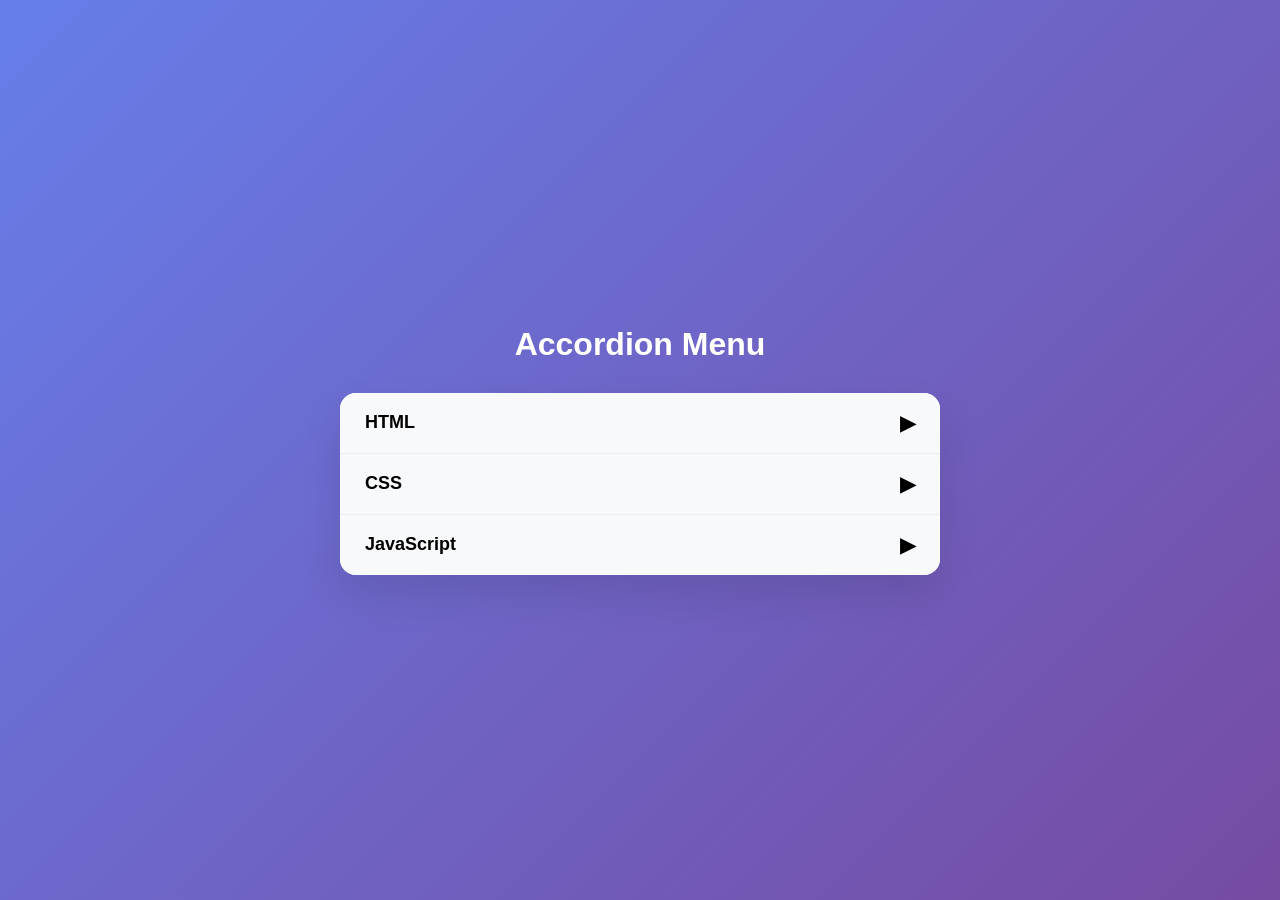
<file: projects/accordion-menu/index.html>
<!DOCTYPE html>
<html lang="en">
<head>
    <meta charset="UTF-8">
    <meta name="viewport" content="width=device-width, initial-scale=1.0">
    <title>Accordion Menu</title>
    <link rel="stylesheet" href="style.css">
    <script src="script.js" defer></script>
</head>
<body>
    <div class="container">
        <h1>Accordion Menu</h1>
        
        <div class="accordion" id="accordion">
            <!-- Populated by JS -->
        </div>
    </div>
</body>
</html>
</file>
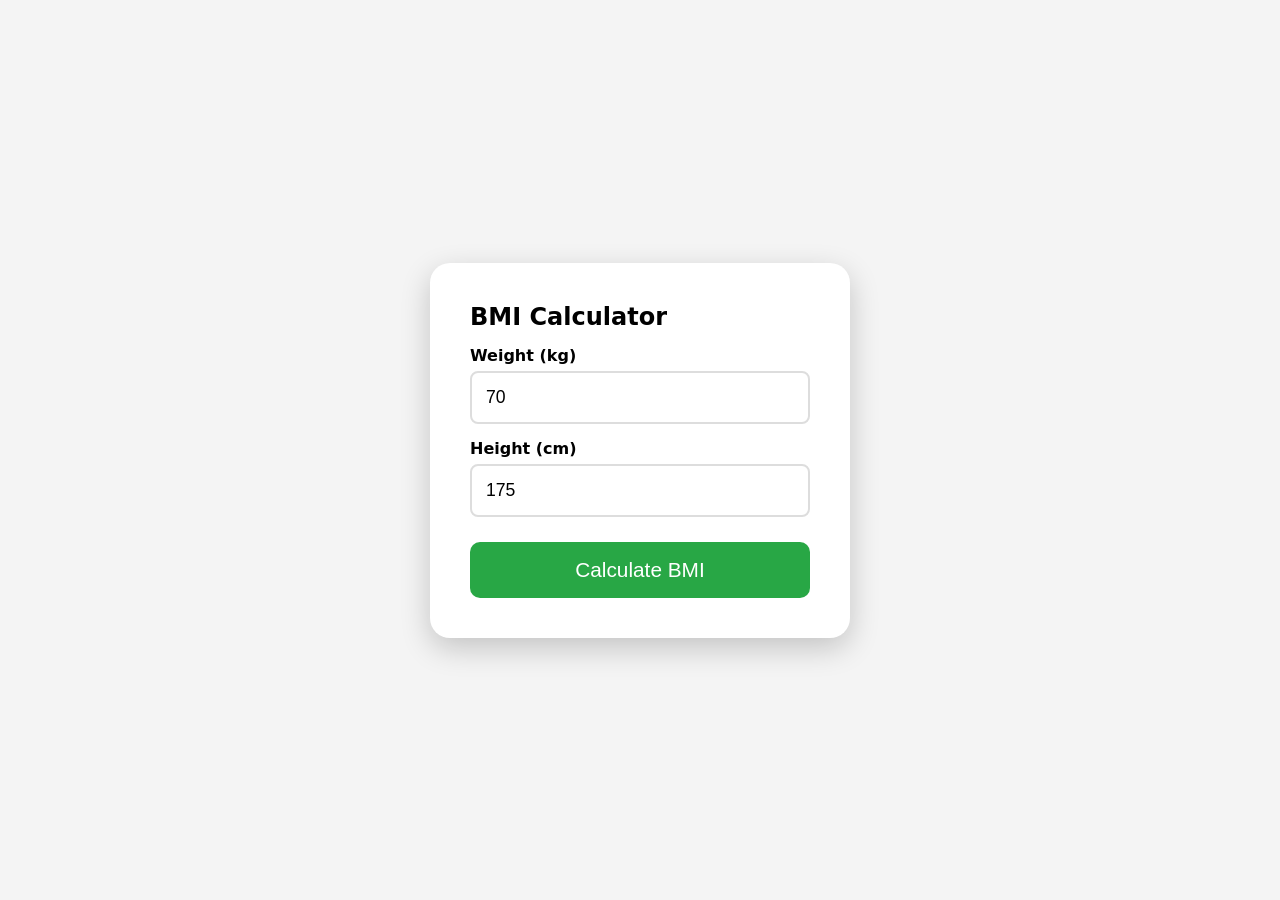
<file: projects/BMICalculator/index.html>
<!DOCTYPE html>
<html lang="en">
<head>
    <meta charset="UTF-8">
    <meta name="viewport" content="width=device-width, initial-scale=1.0">
    <title>BMI Calculator</title>
    <link rel="stylesheet" href="style.css">
</head>
<body>
    <div class="container">
        <h2>BMI Calculator</h2>
        <form id="bmiForm">
            <label>Weight (kg)</label>
            <input type="number" id="weight" value="70" required>
            
            <label>Height (cm)</label>
            <input type="number" id="height" value="175" required>
            
            <button type="button" id="calculate">Calculate BMI</button>
        </form>
        
        <div id="result" class="result hidden">
            <div id="bmiValue">22.9</div>
            <div id="status">Normal</div>
        </div>
    </div>

    <script src="script.js"></script>
</body>
</html>
</file>
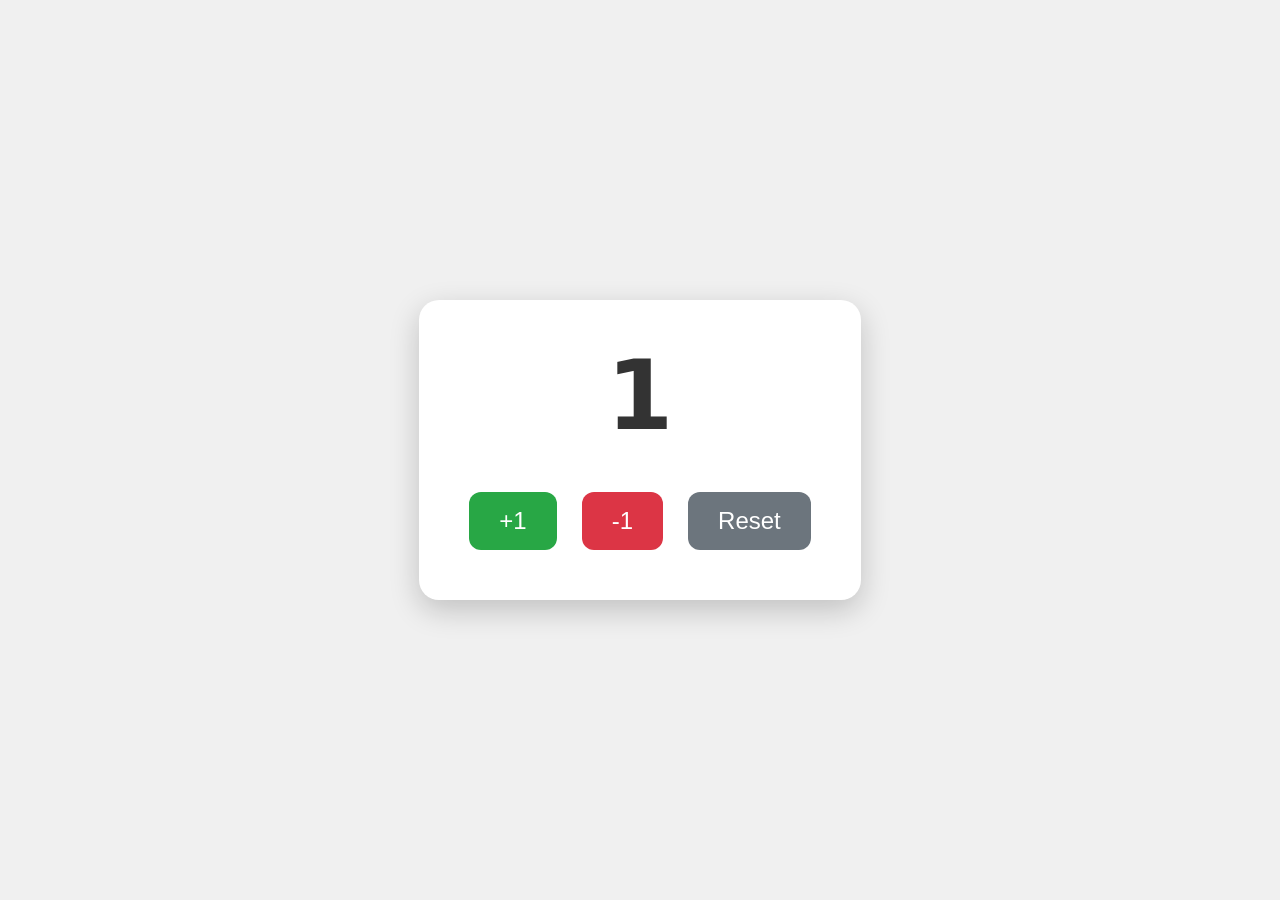
<file: projects/CounterApp/index.html>
<!DOCTYPE html>
<html lang="en">
<head>
    <meta charset="UTF-8">
    <meta name="viewport" content="width=device-width, initial-scale=1.0">
    <title>Counter App</title>
    <link rel="stylesheet" href="style.css">
</head>
<body>
    <div class="container">
        <div class="counter-value" id="count">12</div>
        <div class="controls">
            <button id="increment">+1</button>
            <button id="decrement">-1</button>
            <button id="reset">Reset</button>
        </div>
    </div>

    <script src="script.js"></script>
</body>
</html>
</file>
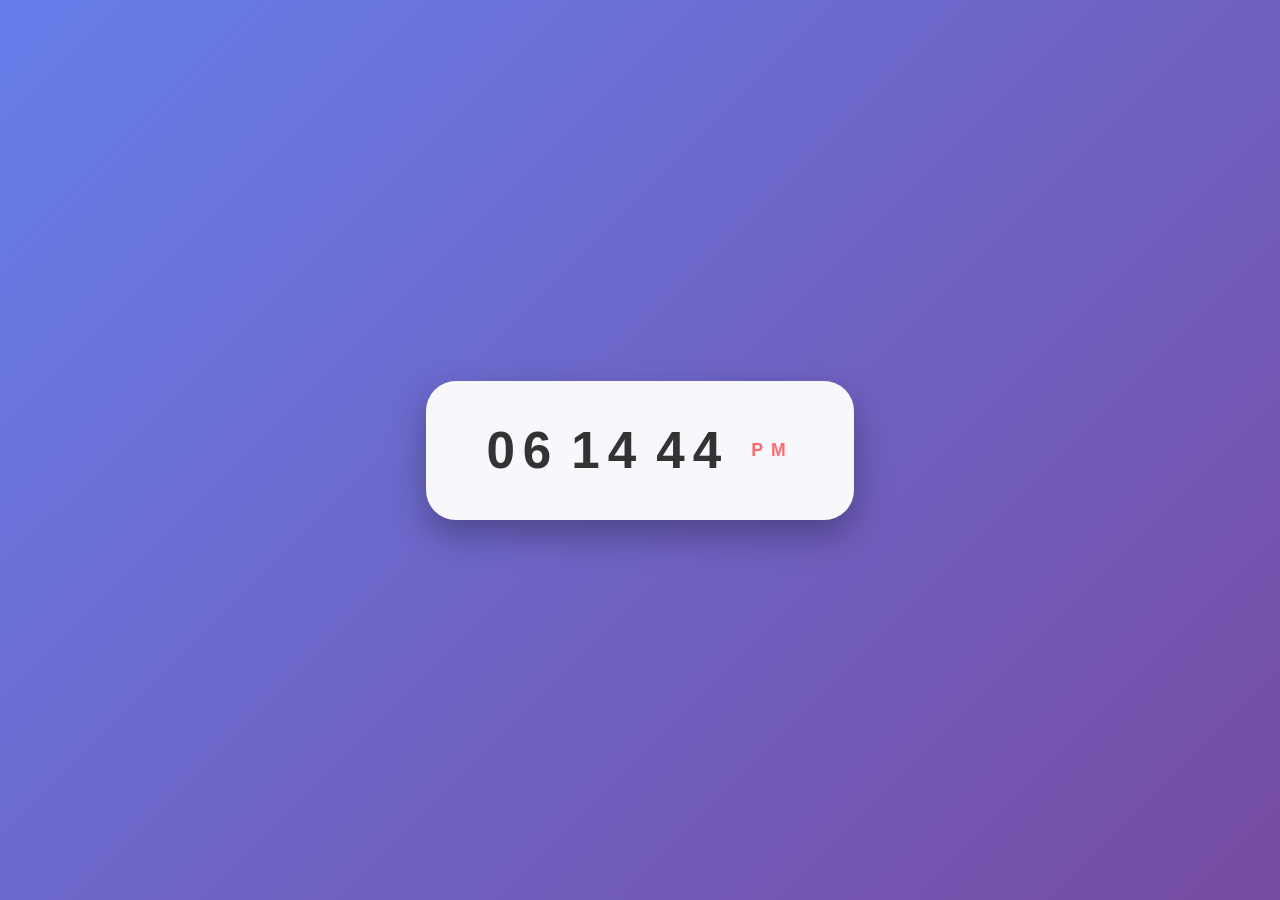
<file: projects/DigitalClock/index.html>
<!DOCTYPE html>
<html lang="en">
<head>
    <meta charset="UTF-8">
    <meta name="viewport" content="width=device-width, initial-scale=1.0">
    <title>Digital Clock</title>
    <link rel="stylesheet" href="style.css">
</head>
<body>
    <div class="clock-container">
        <div class="clock">
            <span id="hours">00</span>
            <span id="minutes">00</span>
            <span id="seconds">00</span>
            <span id="ampm">AM</span>
        </div>
    </div>

    <script src="app.js"></script>
</body>
</html>
</file>
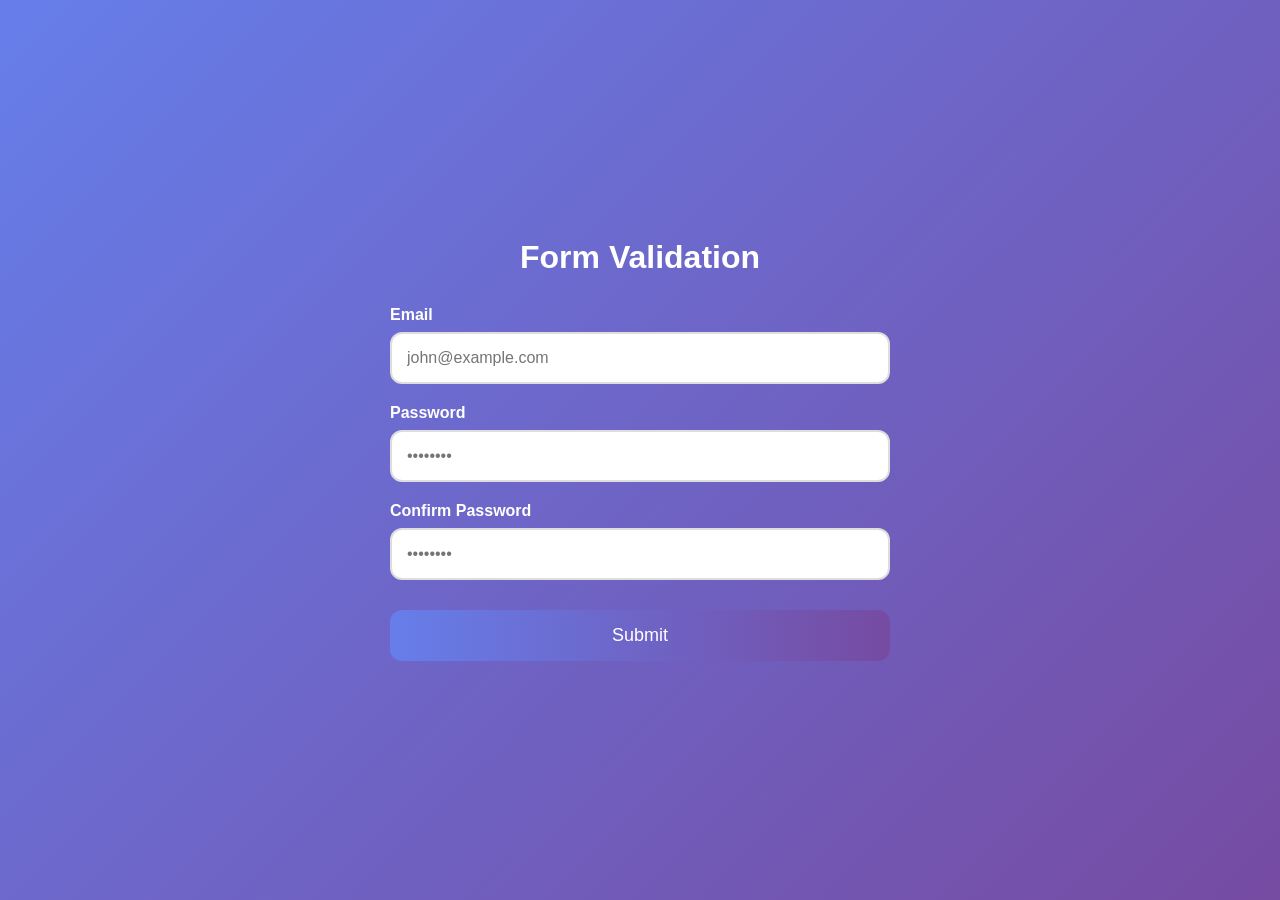
<file: projects/form-validation/index.html>
<!DOCTYPE html>
<html lang="en">
<head>
    <meta charset="UTF-8">
    <meta name="viewport" content="width=device-width, initial-scale=1.0">
    <title>Form Validation</title>
    <link rel="stylesheet" href="style.css">
    <script src="script.js" defer></script>
</head>
<body>
    <div class="container">
        <h1>Form Validation</h1>
        
        <form id="contactForm">
            <div class="form-group">
                <label>Email</label>
                <input type="email" id="email" placeholder="john@example.com">
                <small class="error" id="emailError"></small>
            </div>
            
            <div class="form-group">
                <label>Password</label>
                <input type="password" id="password" placeholder="••••••••">
                <small class="error" id="passwordError"></small>
            </div>
            
            <div class="form-group">
                <label>Confirm Password</label>
                <input type="password" id="confirmPassword" placeholder="••••••••">
                <small class="error" id="confirmError"></small>
            </div>
            
            <button type="submit">Submit</button>
        </form>
    </div>
</body>
</html>
</file>
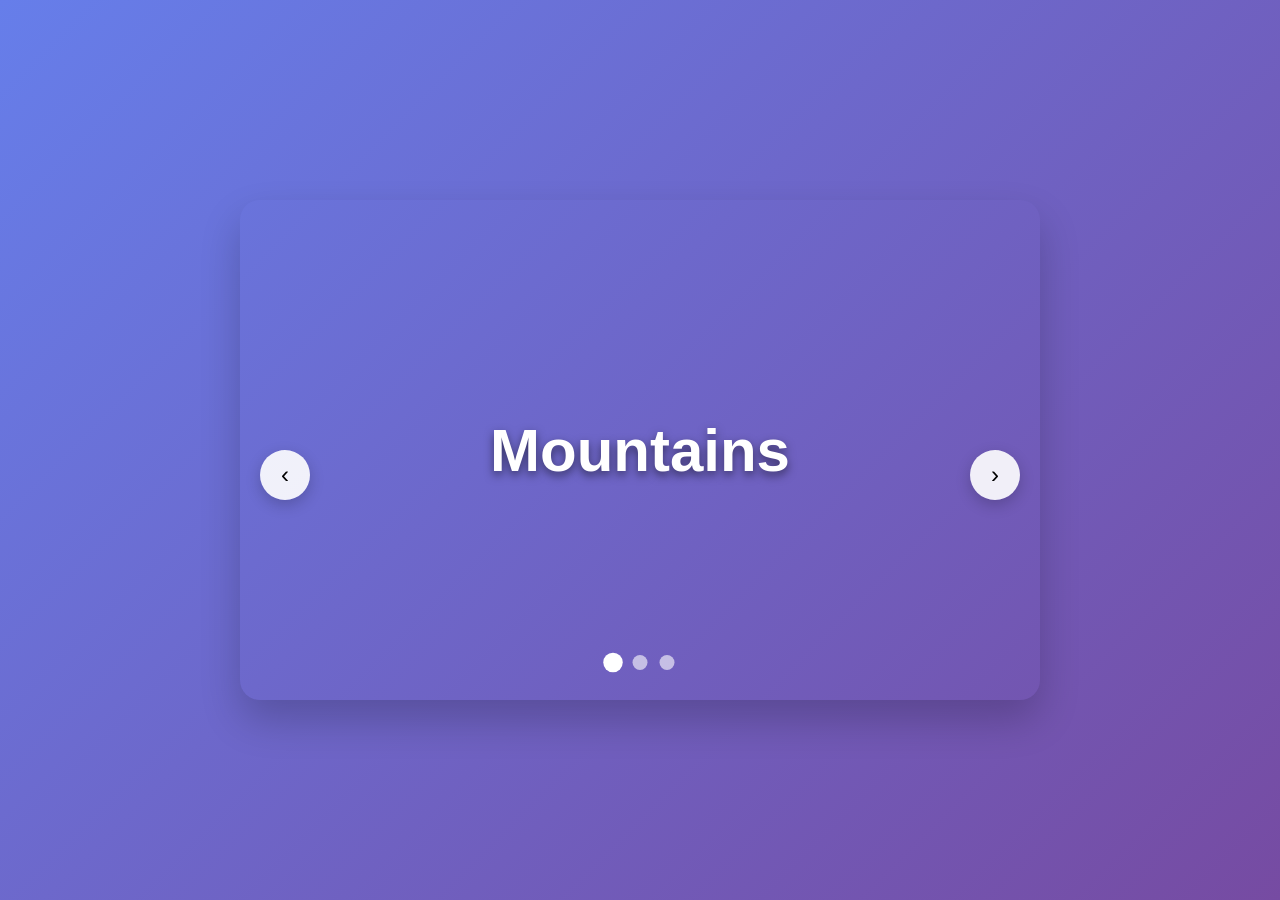
<file: projects/image-slider/index.html>
<!DOCTYPE html>
<html lang="en">
<head>
    <meta charset="UTF-8">
    <meta name="viewport" content="width=device-width, initial-scale=1.0">
    <title>Image Slider</title>
    <link rel="stylesheet" href="style.css">
    <script src="script.js" defer></script>
</head>
<body>
    <div class="slider-container">
        <div class="slides" id="slides"></div>
        
        <!-- Controls -->
        <div class="controls">
            <button id="prevBtn">‹</button>
            <button id="nextBtn">›</button>
        </div>
        
        <!-- Dots -->
        <div class="dots" id="dots"></div>
    </div>
</body>
</html>
</file>
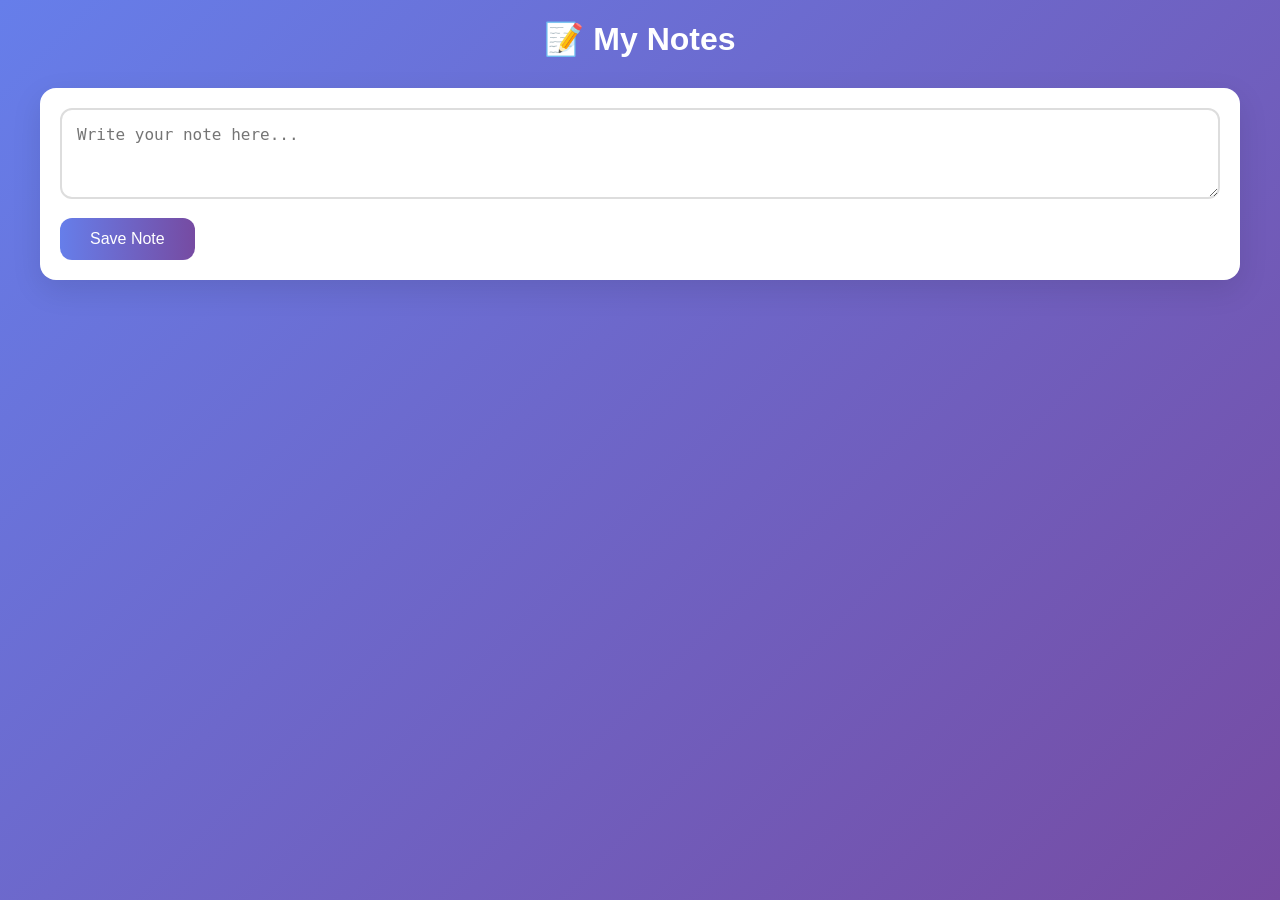
<file: projects/notes-app/index.html>
<!DOCTYPE html>
<html lang="en">
<head>
    <meta charset="UTF-8">
    <meta name="viewport" content="width=device-width, initial-scale=1.0">
    <title>Notes App</title>
    <link rel="stylesheet" href="style.css">
    <script src="script.js" defer></script>
</head>
<body>
    <div class="container">
        <h1>📝 My Notes</h1>
        
        <!-- New Note -->
        <div class="new-note">
            <textarea id="noteInput" rows="3" placeholder="Write your note here..."></textarea>
            <button id="saveBtn">Save Note</button>
        </div>

        <!-- Notes Grid -->
        <div class="notes-grid" id="notesGrid"></div>
    </div>
</body>
</html>
</file>
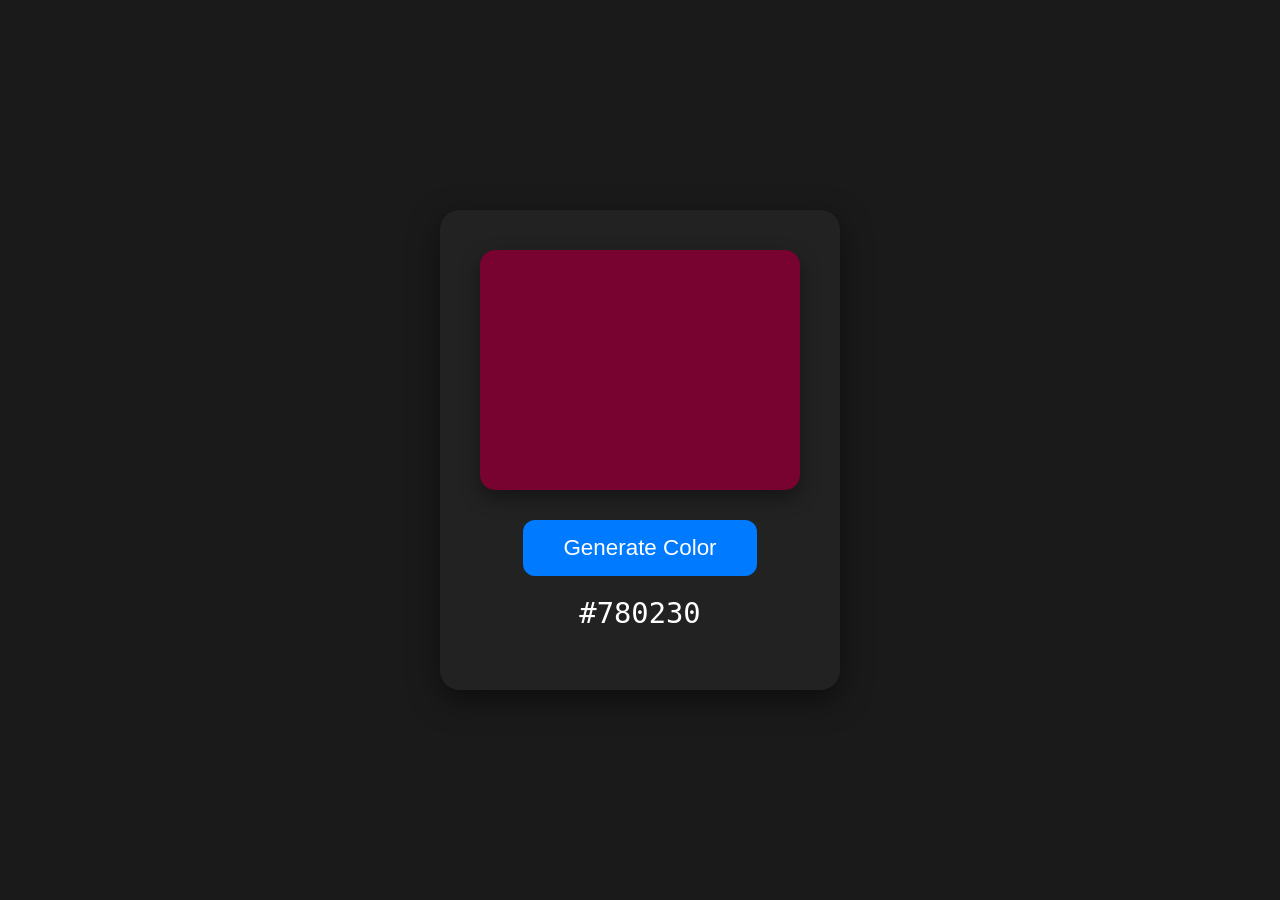
<file: projects/RandomColorGenerator/index.html>
<!DOCTYPE html>
<html lang="en">
<head>
    <meta charset="UTF-8">
    <meta name="viewport" content="width=device-width, initial-scale=1.0">
    <title>Random Color Generator</title>
    <link rel="stylesheet" href="style.css">
</head>
<body>
    <div class="container">
        <div class="color-box" id="colorBox"></div>
        <div class="controls">
            <button id="generate">Generate Color</button>
        </div>
        <div class="hex-code" id="hexCode">#FFD700</div>
    </div>

    <script src="script.js"></script>
</body>
</html>
</file>
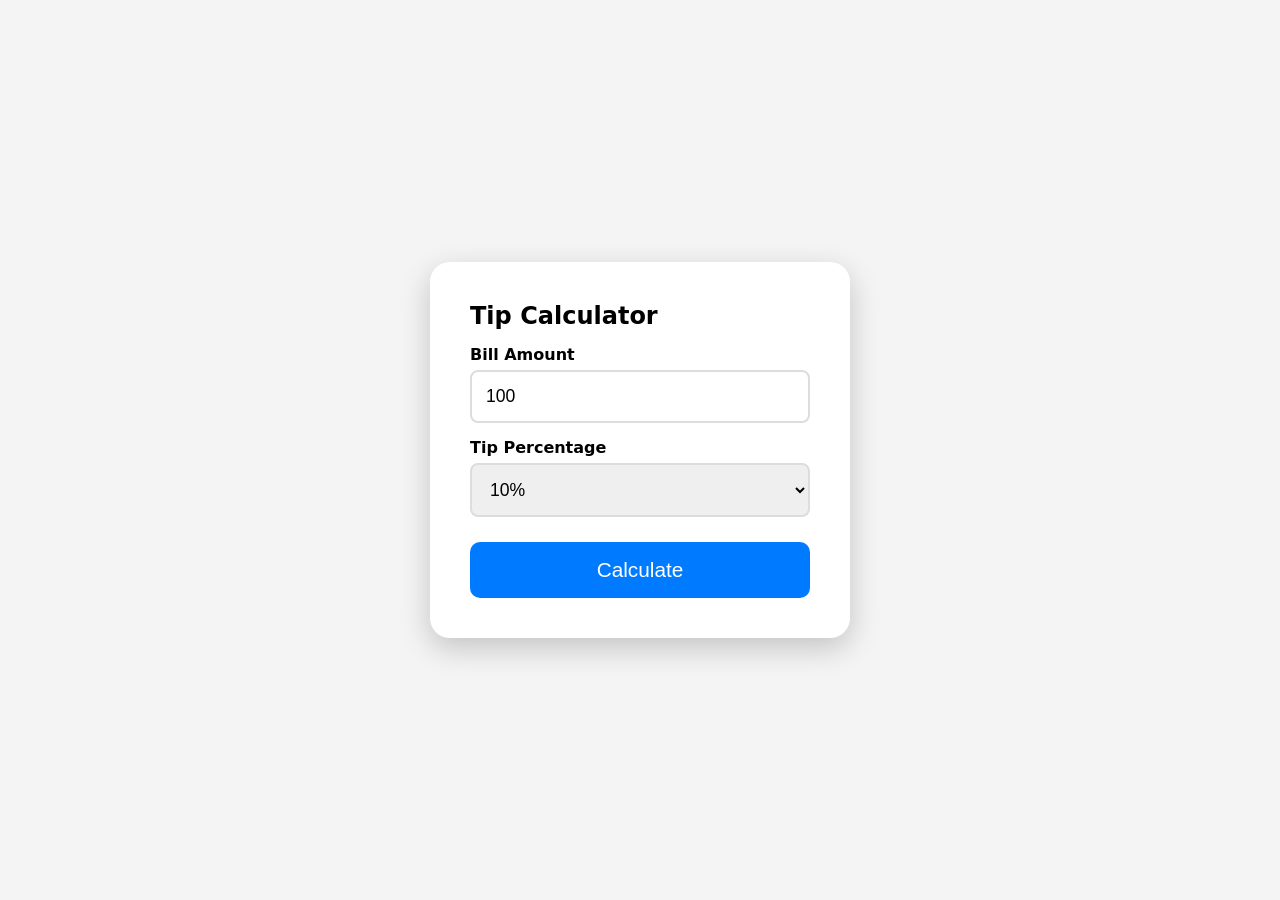
<file: projects/TipCalculator/index.html>
<!DOCTYPE html>
<html lang="en">
<head>
    <meta charset="UTF-8">
    <meta name="viewport" content="width=device-width, initial-scale=1.0">
    <title>Tip Calculator</title>
    <link rel="stylesheet" href="style.css">
</head>
<body>
    <div class="container">
        <h2>Tip Calculator</h2>
        <form id="tipForm">
            <label>Bill Amount</label>
            <input type="number" id="billAmount" value="100" required>
            
            <label>Tip Percentage</label>
            <select id="tipPercentage">
                <option value="10">10%</option>
                <option value="15">15%</option>
                <option value="20">20%</option>
                <option value="25">25%</option>
            </select>
            
            <button type="button" id="calculate">Calculate</button>
        </form>
        
        <div id="result" class="result hidden">
            <div id="tipAmount">15.00</div>
            <div id="totalAmount">115.00</div>
        </div>
    </div>

    <script src="script.js"></script>
</body>
</html>
</file>
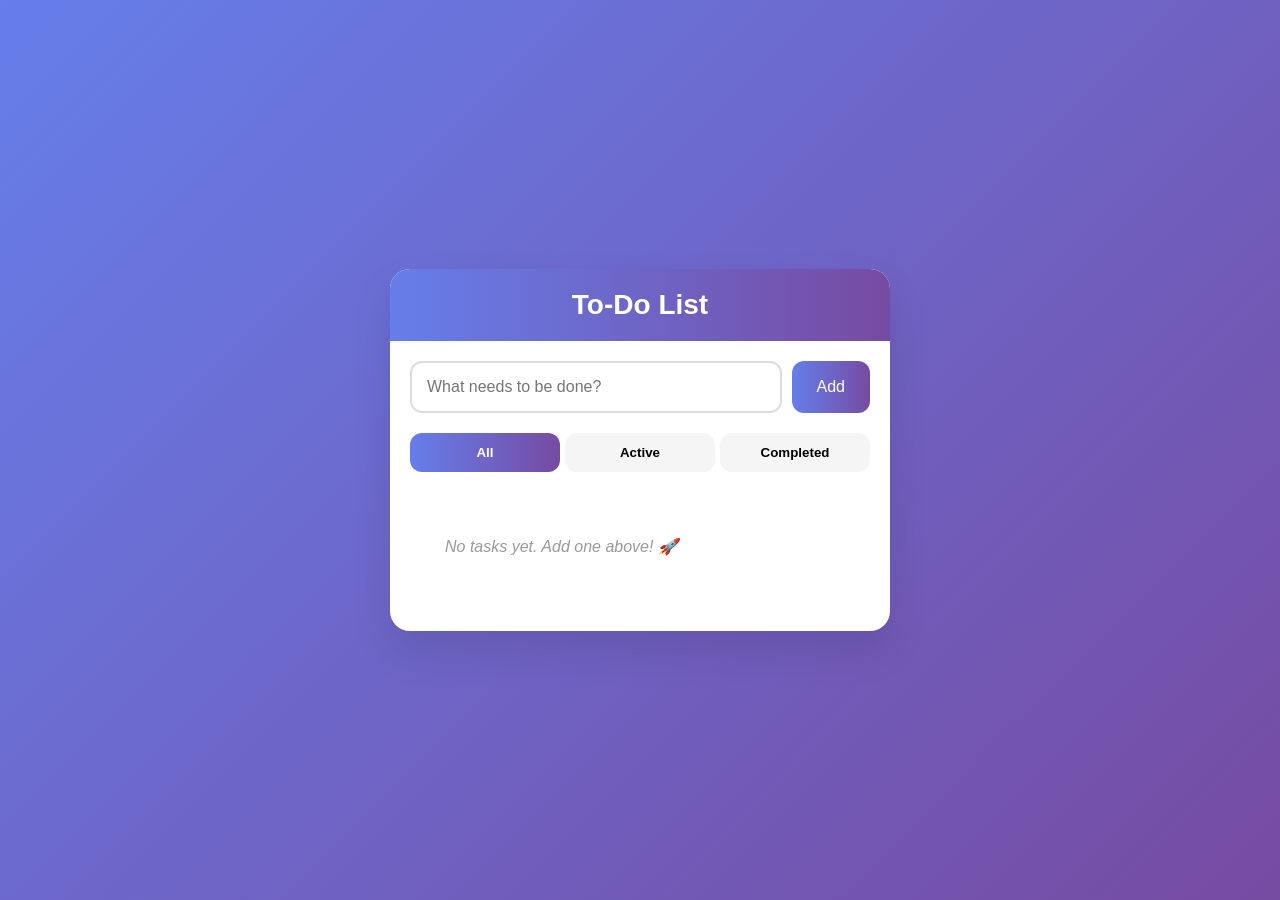
<file: projects/to-do-list/index.html>
<!DOCTYPE html>
<html lang="en">
<head>
    <meta charset="UTF-8">
    <meta name="viewport" content="width=device-width, initial-scale=1.0">
    <title>To-Do List</title>
    <link rel="stylesheet" href="style.css">
    <script src="script.js" defer></script>
</head>
<body>
    <div class="container">
        <h1>To-Do List</h1>
        
        <!-- Add Task -->
        <div class="add-task">
            <input type="text" id="taskInput" placeholder="What needs to be done?">
            <button id="addBtn">Add</button>
        </div>

        <!-- Filters -->
        <div class="filters">
            <button id="filterAll" class="active">All</button>
            <button id="filterActive">Active</button>
            <button id="filterCompleted">Completed</button>
        </div>

        <!-- Task List -->
        <ul id="taskList"></ul>
    </div>
</body>
</html>
</file>
<file: projects/accordion-menu/style.css>
* { margin:0; padding:0; box-sizing:border-box; }

body {
    font-family: 'Segoe UI', sans-serif;
    background: linear-gradient(135deg, #667eea, #764ba2);
    min-height: 100vh;
    display: flex;
    align-items: center;
    justify-content: center;
    padding: 20px;
}

.container {
    max-width: 600px;
    width: 100%;
}

h1 {
    text-align: center;
    color: white;
    margin-bottom: 30px;
    font-size: 32px;
}

.accordion {
    background: white;
    border-radius: 16px;
    overflow: hidden;
    box-shadow: 0 20px 40px rgba(0,0,0,0.1);
}

.accordion-item {
    border-bottom: 1px solid #eee;
}

.accordion-item:last-child {
    border-bottom: none;
}

.accordion-item:last-child .accordion-content {
    border-bottom: none;
}

.accordion-header {
    padding: 18px 25px;
    display: flex;
    align-items: center;
    justify-content: space-between;
    background: #f8f9fa;
    font-size: 18px;
    font-weight: 600;
    cursor: pointer;
    transition: background 0.3s;
}

.accordion-header:hover {
    background: #e3e6ff;
}

.accordion-header .icon {
    font-size: 20px;
    transition: transform 0.3s;
}

.accordion-content {
    display: none;
    padding: 20px;
    background: #fff;
    border-top: 1px solid #eee;
}

.accordion-content.active {
    display: block;
}

.accordion-content ul {
    list-style: none;
}

.accordion-content li {
    padding: 12px 0;
    border-bottom: 1px solid #eee;
    font-size: 16px;
    color: #555;
}

.accordion-content li:last-child {
    border-bottom: none;
}

.accordion-content li:hover {
    color: #667eea;
}
</file>
<file: projects/BMICalculator/style.css>
* { margin:0; padding:0; box-sizing:border-box; }
body {
    font-family: system-ui, sans-serif;
    background: #f4f4f4;
    display: flex;
    align-items: center;
    justify-content: center;
    min-height: 100vh;
    padding: 20px;
}
.container {
    background: white;
    padding: 40px;
    border-radius: 20px;
    box-shadow: 0 10px 30px rgba(0,0,0,0.2);
    width: 100%;
    max-width: 420px;
}
form label {
    display: block;
    margin: 15px 0 6px;
    font-weight: 600;
}
form input {
    width: 100%;
    padding: 14px;
    font-size: 1.1rem;
    border: 2px solid #ddd;
    border-radius: 8px;
}
button {
    margin-top: 25px;
    width: 100%;
    padding: 16px;
    font-size: 1.3rem;
    background: #28a745;
    color: white;
    border: none;
    border-radius: 10px;
    cursor: pointer;
}
button:hover { background: #218838; }
.result {
    margin-top: 30px;
    padding: 25px;
    background: #f8f9fa;
    border-radius: 12px;
    text-align: center;
}
#bmiValue {
    font-size: 3.5rem;
    font-weight: 700;
    color: #333;
}
#status {
    font-size: 1.4rem;
    margin-top: 8px;
    font-weight: 600;
}
.hidden { display: none; }
#status { margin-top: 25px; color: #666; }
</file>
<file: projects/CounterApp/style.css>
* { margin:0; padding:0; box-sizing:border-box; }
body {
    font-family: system-ui, sans-serif;
    background: #f0f0f0;
    display: flex;
    align-items: center;
    justify-content: center;
    min-height: 100vh;
    padding: 20px;
}
.container {
    background: white;
    padding: 40px;
    border-radius: 20px;
    box-shadow: 0 10px 30px rgba(0,0,0,0.2);
    text-align: center;
}
.counter-value {
    font-size: 6rem;
    font-weight: 700;
    color: #333;
    margin-bottom: 30px;
    transition: all 0.3s;
}
.controls button {
    margin: 10px;
    padding: 15px 30px;
    font-size: 1.5rem;
    border: none;
    border-radius: 12px;
    cursor: pointer;
}
.controls #increment { background: #28a745; color: white; }
.controls #decrement { background: #dc3545; color: white; }
.controls #reset { background: #6c757d; color: white; }
#status {
    margin-top: 30px;
    font-size: 1.1rem;
    color: #666;
}
</file>
<file: projects/DigitalClock/style.css>
* {
    margin: 0;
    padding: 0;
    box-sizing: border-box;
}

body {
    font-family: 'Segoe UI', Arial, sans-serif;
    background: linear-gradient(135deg, #667eea 0%, #764ba2 100%);
    min-height: 100vh;
    display: flex;
    align-items: center;
    justify-content: center;
    padding: 20px;
}

.clock-container {
    text-align: center;
}

.clock {
    background: rgba(255,255,255,0.95);
    border-radius: 30px;
    padding: 40px 60px;
    box-shadow: 0 15px 35px rgba(0,0,0,0.3);
    display: inline-flex;
    align-items: center;
    gap: 12px;
    font-size: 3.2rem;
    font-weight: 700;
    letter-spacing: 8px;
}

.clock span {
    color: #333;
}

#ampm {
    font-size: 1.1rem;
    margin-left: 10px;
    color: #ff6b6b;
}

#status {
    margin-top: 30px;
    color: white;
    font-size: 1.1rem;
    font-weight: 500;
}
</file>
<file: projects/form-validation/style.css>
* { margin:0; padding:0; box-sizing:border-box; }

body {
    font-family: 'Segoe UI', sans-serif;
    background: linear-gradient(135deg, #667eea, #764ba2);
    min-height: 100vh;
    display: flex;
    align-items: center;
    justify-content: center;
    padding: 20px;
}

.container {
    max-width: 500px;
    width: 100%;
}

h1 {
    text-align: center;
    color: white;
    margin-bottom: 30px;
    font-size: 32px;
}

.form-group {
    margin-bottom: 20px;
    position: relative;
}

.form-group label {
    display: block;
    margin-bottom: 8px;
    font-size: 16px;
    color: white;
    font-weight: 600;
}

.form-group input {
    width: 100%;
    padding: 15px;
    border: 2px solid #ddd;
    border-radius: 12px;
    font-size: 16px;
    transition: all 0.3s;
}

.form-group input:focus {
    outline: none;
    border-color: #667eea;
    box-shadow: 0 0 0 3px rgba(102, 126, 234, 0.2);
}

.error {
    color: #e74c3c;
    font-size: 14px;
    margin-top: 5px;
    min-height: 20px;
}

button {
    width: 100%;
    padding: 15px;
    background: linear-gradient(90deg, #667eea, #764ba2);
    color: white;
    border: none;
    border-radius: 12px;
    font-size: 18px;
    cursor: pointer;
    margin-top: 10px;
}
</file>
<file: projects/image-slider/style.css>
* { margin:0; padding:0; box-sizing:border-box; }

body {
    font-family: 'Segoe UI', sans-serif;
    background: linear-gradient(135deg, #667eea, #764ba2);
    min-height: 100vh;
    display: flex;
    align-items: center;
    justify-content: center;
    padding: 20px;
}

.slider-container {
    position: relative;
    width: 800px;
    max-width: 100%;
    border-radius: 20px;
    overflow: hidden;
    box-shadow: 0 20px 40px rgba(0,0,0,0.2);
}

.slides {
    display: flex;
    transition: transform 0.5s ease-in-out;
    height: 500px;
}

.slide {
    min-width: 100%;
    height: 500px;
    background-size: cover;
    background-position: center;
    display: flex;
    align-items: center;
    justify-content: center;
    color: white;
    font-size: 60px;
    font-weight: bold;
    text-shadow: 0 4px 10px rgba(0,0,0,0.5);
}

.controls {
    position: absolute;
    top: 50%;
    left: 20px;
    right: 20px;
    display: flex;
    justify-content: space-between;
    z-index: 10;
}

.controls button {
    width: 50px;
    height: 50px;
    background: rgba(255,255,255,0.9);
    border: none;
    border-radius: 50%;
    font-size: 24px;
    cursor: pointer;
    box-shadow: 0 5px 15px rgba(0,0,0,0.2);
}

.dots {
    position: absolute;
    bottom: 30px;
    left: 50%;
    transform: translateX(-50%);
    display: flex;
    gap: 12px;
    z-index: 10;
}

.dot {
    width: 15px;
    height: 15px;
    background: rgba(255,255,255,0.6);
    border-radius: 50%;
    cursor: pointer;
    transition: all 0.3s;
}

.dot.active {
    background: #fff;
    transform: scale(1.3);
}
</file>
<file: projects/notes-app/style.css>
* { margin:0; padding:0; box-sizing:border-box; }

body {
    font-family: 'Segoe UI', sans-serif;
    background: linear-gradient(135deg, #667eea, #764ba2);
    min-height: 100vh;
    padding: 20px;
}

.container {
    max-width: 1200px;
    margin: 0 auto;
}

h1 {
    text-align: center;
    color: white;
    margin-bottom: 30px;
    font-size: 32px;
}

.new-note {
    background: white;
    padding: 20px;
    border-radius: 16px;
    box-shadow: 0 10px 30px rgba(0,0,0,0.1);
    margin-bottom: 30px;
}

.new-note textarea {
    width: 100%;
    padding: 15px;
    border: 2px solid #ddd;
    border-radius: 12px;
    font-size: 16px;
    resize: vertical;
    min-height: 80px;
}

.new-note button {
    margin-top: 15px;
    padding: 12px 30px;
    background: linear-gradient(90deg, #667eea, #764ba2);
    color: white;
    border: none;
    border-radius: 12px;
    font-size: 16px;
    cursor: pointer;
}

.notes-grid {
    display: grid;
    grid-template-columns: repeat(auto-fill, minmax(280px, 1fr));
    gap: 20px;
}

.note-card {
    background: white;
    border-radius: 16px;
    box-shadow: 0 10px 30px rgba(0,0,0,0.1);
    overflow: hidden;
    transition: transform 0.3s;
}

.note-card:hover {
    transform: translateY(-5px);
}

.note-card h3 {
    padding: 15px 20px;
    background: linear-gradient(90deg, #667eea, #764ba2);
    color: white;
    font-size: 18px;
}

.note-card p {
    padding: 20px;
    min-height: 120px;
    color: #333;
}

.note-card .meta {
    padding: 10px 20px;
    background: #f8f9fa;
    font-size: 12px;
    color: #777;
    border-top: 1px solid #eee;
}

.delete-btn {
    position: absolute;
    top: 10px;
    right: 10px;
    background: #e74c3c;
    color: white;
    border: none;
    width: 30px;
    height: 30px;
    border-radius: 50%;
    cursor: pointer;
    font-size: 14px;
}

.delete-btn:hover {
    background: #c0392b;
}
</file>
<file: projects/RandomColorGenerator/style.css>
* { margin:0; padding:0; box-sizing:border-box; }
body {
    font-family: system-ui, sans-serif;
    background: #1a1a1a;
    display: flex;
    align-items: center;
    justify-content: center;
    min-height: 100vh;
    padding: 20px;
}
.container {
    background: #222;
    padding: 40px;
    border-radius: 20px;
    text-align: center;
    box-shadow: 0 10px 30px rgba(0,0,0,0.5);
}
.color-box {
    width: 320px;
    height: 240px;
    border-radius: 15px;
    margin-bottom: 30px;
    box-shadow: 0 8px 20px rgba(0,0,0,0.4);
    transition: background 0.6s;
}
#hexCode {
    font-family: monospace;
    font-size: 1.8rem;
    color: #fff;
    margin: 20px 0;
}
button {
    padding: 15px 40px;
    font-size: 1.4rem;
    border: none;
    border-radius: 12px;
    background: #007bff;
    color: white;
    cursor: pointer;
}
button:hover { background: #0056b3; }
#status { margin-top: 30px; color: #aaa; }
</file>
<file: projects/TipCalculator/style.css>
* { margin:0; padding:0; box-sizing:border-box; }
body {
    font-family: system-ui, sans-serif;
    background: #f4f4f4;
    display: flex;
    align-items: center;
    justify-content: center;
    min-height: 100vh;
    padding: 20px;
}
.container {
    background: white;
    padding: 40px;
    border-radius: 20px;
    box-shadow: 0 10px 30px rgba(0,0,0,0.2);
    width: 100%;
    max-width: 420px;
}
form label {
    display: block;
    margin: 15px 0 6px;
    font-weight: 600;
}
form input, form select {
    width: 100%;
    padding: 14px;
    font-size: 1.1rem;
    border: 2px solid #ddd;
    border-radius: 8px;
}
button {
    margin-top: 25px;
    width: 100%;
    padding: 16px;
    font-size: 1.3rem;
    background: #007bff;
    color: white;
    border: none;
    border-radius: 10px;
    cursor: pointer;
}
button:hover { background: #0056b3; }
.result {
    margin-top: 30px;
    padding: 25px;
    background: #f8f9fa;
    border-radius: 12px;
    text-align: center;
}
#tipAmount, #totalAmount {
    font-size: 2rem;
    font-weight: 700;
    color: #333;
}
#totalAmount {
    color: #28a745;
}
.hidden { display: none; }
#status { margin-top: 25px; color: #666; }
</file>
<file: projects/to-do-list/style.css>
* {
    margin: 0;
    padding: 0;
    box-sizing: border-box;
}

body {
    font-family: 'Segoe UI', Tahoma, Geneva, Verdana, sans-serif;
    background: linear-gradient(135deg, #667eea 0%, #764ba2 100%);
    min-height: 100vh;
    display: flex;
    align-items: center;
    justify-content: center;
    padding: 20px;
}

.container {
    background: white;
    border-radius: 20px;
    box-shadow: 0 20px 40px rgba(0, 0, 0, 0.1);
    max-width: 500px;
    width: 100%;
    overflow: hidden;
}

h1 {
    background: linear-gradient(90deg, #667eea, #764ba2);
    color: white;
    padding: 20px;
    text-align: center;
    font-size: 28px;
}

.add-task {
    padding: 20px;
    display: flex;
    gap: 10px;
}

.add-task input {
    flex: 1;
    padding: 15px;
    border: 2px solid #ddd;
    border-radius: 12px;
    font-size: 16px;
    outline: none;
}

.add-task button {
    padding: 0 25px;
    background: linear-gradient(90deg, #667eea, #764ba2);
    color: white;
    border: none;
    border-radius: 12px;
    font-size: 16px;
    cursor: pointer;
    transition: all 0.3s;
}

.add-task button:hover {
    transform: translateY(-2px);
    box-shadow: 0 5px 15px rgba(102, 126, 234, 0.3);
}

.filters {
    display: flex;
    gap: 5px;
    padding: 0 20px 10px;
}

.filters button {
    flex: 1;
    padding: 12px;
    border: none;
    border-radius: 12px;
    background: #f5f5f5;
    font-weight: 600;
    cursor: pointer;
    transition: all 0.3s;
}

.filters button.active {
    background: linear-gradient(90deg, #667eea, #764ba2);
    color: white;
}

.filters button:hover {
    background: #e0e0e0;
}

#taskList {
    padding: 0 20px 20px;
}

.task-item {
    display: flex;
    align-items: center;
    padding: 15px;
    border-bottom: 1px solid #eee;
    transition: all 0.3s;
}

.task-item:last-child {
    border-bottom: none;
}

.task-item.completed .task-text {
    text-decoration: line-through;
    color: #999;
}

.task-text {
    flex: 1;
    font-size: 17px;
    color: #333;
}

.task-item input[type="checkbox"] {
    margin-right: 15px;
    transform: scale(1.2);
}

.delete-btn {
    background: none;
    border: none;
    color: #e74c3c;
    font-size: 18px;
    cursor: pointer;
    padding: 5px;
    border-radius: 50%;
    transition: all 0.3s;
}

.delete-btn:hover {
    background: #ffebee;
    color: #c0392b;
}

.empty-state {
    padding: 40px 20px;
    text-align: center;
    color: #999;
    font-style: italic;
}
</file>
